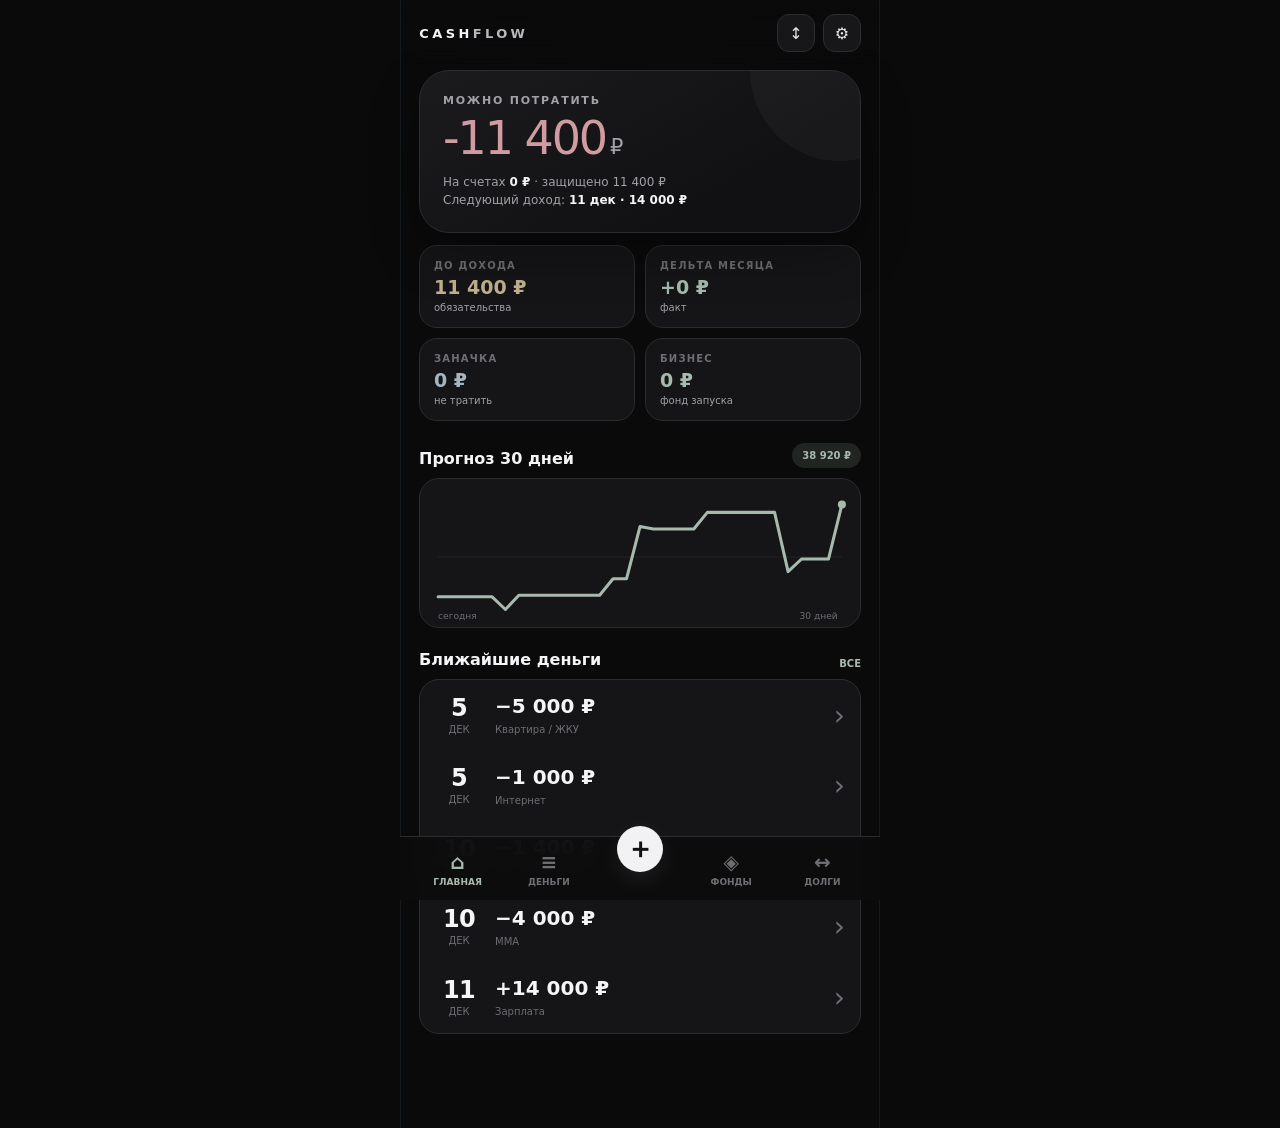
<file: index.html>
<!doctype html>
<html lang="ru">
<head>
  <meta charset="utf-8">
  <meta name="viewport" content="width=device-width,initial-scale=1,viewport-fit=cover,maximum-scale=1,user-scalable=no">
  <meta name="theme-color" content="#0a0a0b">
  <meta name="apple-mobile-web-app-capable" content="yes">
  <meta name="apple-mobile-web-app-status-bar-style" content="black-translucent">
  <meta name="mobile-web-app-capable" content="yes">
  <title>CASHFLOW</title>
  <link rel="manifest" href="./manifest.json">
  <link rel="icon" href="./icon.svg" type="image/svg+xml">
  <link rel="stylesheet" href="./styles.css">
  <link rel="stylesheet" href="./apple.css">
  <link rel="stylesheet" href="./payments.css">
</head>
<body>
  <div id="app"></div>
  <script src="./core.js"></script>
  <script src="./ui.js"></script>
  <script src="./actions.js"></script>
  <script src="./ux.js"></script>
  <script src="./payments.js"></script>
</body>
</html>
</file>
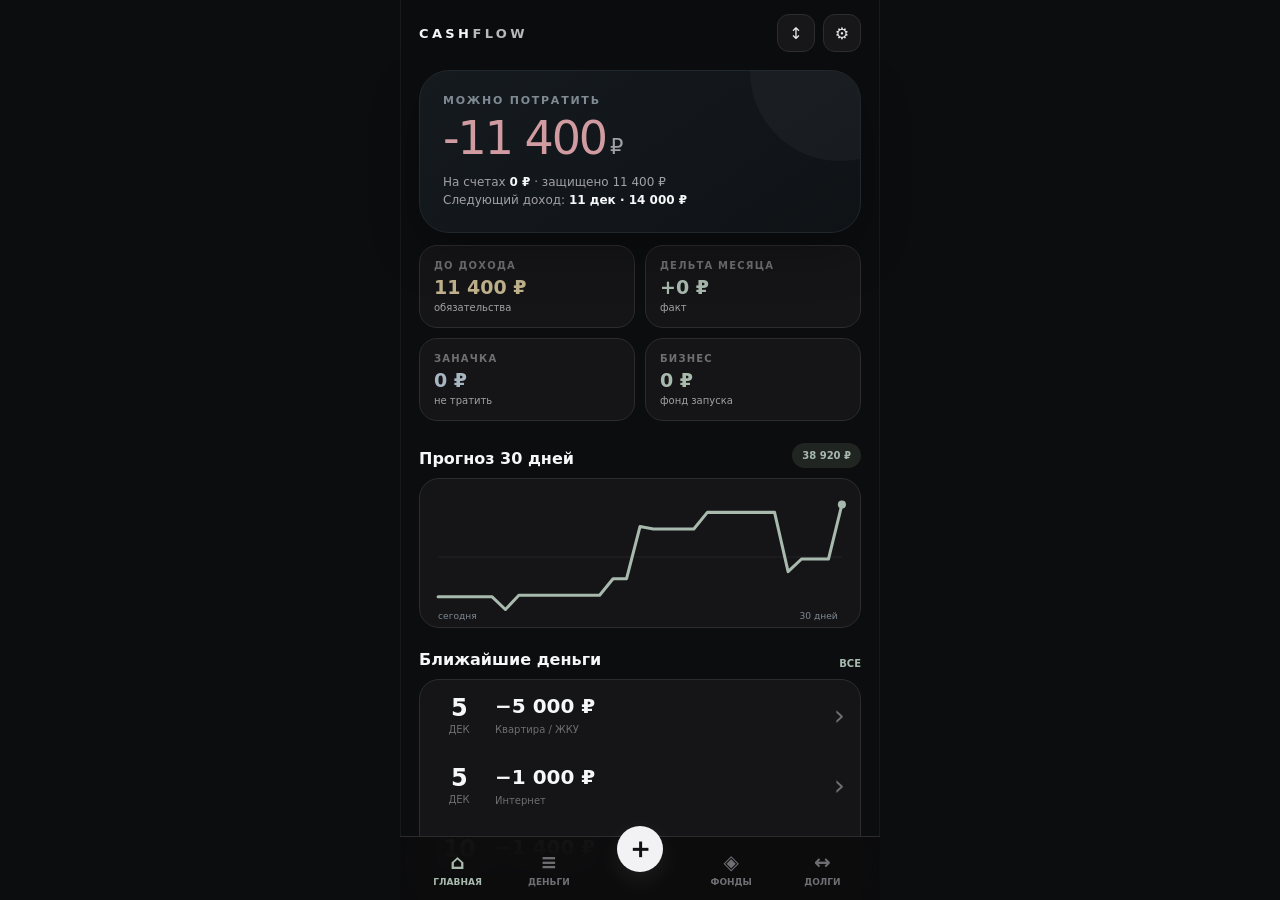
<file: app.html>
<!DOCTYPE html>
<html lang="ru">
<head>
<meta charset="UTF-8">
<meta name="viewport" content="width=device-width,initial-scale=1,viewport-fit=cover,maximum-scale=1,user-scalable=no">
<meta name="theme-color" content="#0B0D0F">
<meta name="apple-mobile-web-app-capable" content="yes">
<meta name="apple-mobile-web-app-status-bar-style" content="black-translucent">
<meta name="mobile-web-app-capable" content="yes">
<title>CASHFLOW</title>
<link rel="manifest" href="./manifest.json">
<link rel="icon" href="./icon.svg" type="image/svg+xml">
<style>
*{box-sizing:border-box;margin:0;padding:0}html,body{width:100%;height:100%;background:#0B0D0F;overflow:hidden}body{font-family:Inter,system-ui,-apple-system,BlinkMacSystemFont,"Segoe UI",sans-serif}.shell{width:100%;height:100%;background:#0B0D0F;position:relative}.frame{width:100%;height:100%;border:0;display:block;background:#0B0D0F}.boot{position:absolute;inset:0;display:flex;align-items:center;justify-content:center;background:#0B0D0F;color:#F5F7F8;z-index:5;transition:.2s opacity}.boot.hide{opacity:0;pointer-events:none}.brand{font-size:14px;letter-spacing:.34em;font-weight:800}.dot{display:inline-block;width:8px;height:8px;border-radius:50%;background:#26D07C;margin-left:10px;box-shadow:0 0 18px rgba(38,208,124,.55)}
</style>
</head>
<body>
<div class="shell">
  <div class="boot" id="boot"><div class="brand">CASHFLOW<span class="dot"></span></div></div>
  <iframe class="frame" id="cashflow" src="./index.html" title="CASHFLOW"></iframe>
</div>
<script>
const DARK_CSS = `
:root{--bg:#0B0D0F!important;--surface:#12161A!important;--surface2:#171C21!important;--text:#F5F7F8!important;--text2:#A7B0B8!important;--text3:#727D86!important;--border:#20272D!important;--green:#26D07C!important;--green-bg:rgba(38,208,124,.12)!important;--red:#FF5C67!important;--red-bg:rgba(255,92,103,.12)!important;--amber:#F5B84B!important;--amber-bg:rgba(245,184,75,.11)!important;--amber-border:rgba(245,184,75,.24)!important;--blue:#5AA7FF!important;--blue-bg:rgba(90,167,255,.12)!important;--purple:#B88CFF!important;--purple-bg:rgba(184,140,255,.12)!important;--radius:24px!important;--radius-sm:16px!important}
html,body{background:#0B0D0F!important;color:#F5F7F8!important}body{display:flex!important;justify-content:center!important}.app{background:#0B0D0F!important;max-width:480px!important}.header{background:rgba(11,13,15,.86)!important;backdrop-filter:blur(18px)!important;-webkit-backdrop-filter:blur(18px)!important;padding-top:max(14px,env(safe-area-inset-top))!important}.logo{color:#E9EEF2!important;font-weight:800!important;letter-spacing:4px!important}.avatar{background:#20272D!important;color:#26D07C!important;box-shadow:inset 0 0 0 1px #2B343C!important}.hero{background:linear-gradient(145deg,#151A1F 0%,#0F1316 100%)!important;box-shadow:0 18px 50px rgba(0,0,0,.28)!important;border:1px solid #20272D!important}.hero-num{color:#F7F9FA!important;font-weight:300!important}.chart-wrap,.item,.debt-card,.modal{background:#12161A!important;border:1px solid #20272D!important;box-shadow:none!important}.tabs{background:#171C21!important}.tab.active{background:#222930!important;color:#F5F7F8!important;box-shadow:none!important}.navbar{background:rgba(11,13,15,.92)!important;border-color:#20272D!important;backdrop-filter:blur(22px)!important;-webkit-backdrop-filter:blur(22px)!important}.nav-item.active{color:#26D07C!important}.nav-fab{background:#26D07C!important;color:#07110C!important;box-shadow:0 8px 28px rgba(38,208,124,.28)!important}.input{background:#0F1316!important;border-color:#242C33!important;color:#F5F7F8!important}.input:focus{border-color:#26D07C!important;box-shadow:0 0 0 3px rgba(38,208,124,.10)!important}.btn{background:#26D07C!important;color:#07110C!important}.btn.ghost{background:#171C21!important;color:#F5F7F8!important;border-color:#252E35!important}.btn.red{background:#FF5C67!important;color:#fff!important}.debt-alert{background:linear-gradient(145deg,rgba(245,184,75,.12),rgba(245,184,75,.06))!important;border-color:rgba(245,184,75,.24)!important}.debt-alert .t1,.debt-alert .amt{color:#F4C66C!important}.debt-alert .t2{color:#B7985A!important}.item-title{color:#F2F5F7!important}.item-sub,.field-label,.hero-label{color:#7F8A93!important}.amt-out{color:#F2F5F7!important}.overlay{background:rgba(0,0,0,.68)!important}.modal{border-radius:28px 28px 0 0!important}.cat-btn{background:#101418!important;border-color:#242C33!important;color:#A7B0B8!important}.cat-btn.active{background:rgba(38,208,124,.10)!important;border-color:#26D07C!important;color:#26D07C!important}svg text{fill:#7F8A93!important}
`;

function applyTheme(){
  const frame=document.getElementById('cashflow');
  try{
    const doc=frame.contentDocument||frame.contentWindow.document;
    if(!doc||!doc.head)return;
    let style=doc.getElementById('cashflow-dark-theme');
    if(!style){style=doc.createElement('style');style.id='cashflow-dark-theme';doc.head.appendChild(style)}
    style.textContent=DARK_CSS;
    let theme=doc.querySelector('meta[name="theme-color"]');
    if(theme)theme.setAttribute('content','#0B0D0F');
    document.getElementById('boot').classList.add('hide');
  }catch(e){console.warn('Theme injection failed',e);document.getElementById('boot').classList.add('hide')}
}

document.getElementById('cashflow').addEventListener('load',()=>{applyTheme();setTimeout(applyTheme,150)});
if('serviceWorker' in navigator){window.addEventListener('load',()=>navigator.serviceWorker.register('./sw.js').catch(console.warn))}
</script>
</body>
</html>
</file>
<file: styles.css>
:root{--bg:#090b0d;--surface:#111519;--surface2:#171c21;--surface3:#1d2329;--text:#f5f7f8;--muted:#9aa5ad;--muted2:#68737c;--line:#222a31;--green:#2bd47d;--red:#ff6570;--amber:#f5b94c;--blue:#68aefc;--shadow:0 16px 50px rgba(0,0,0,.28)}*{box-sizing:border-box;margin:0;padding:0;-webkit-tap-highlight-color:transparent}html{background:var(--bg);color-scheme:dark;-webkit-text-size-adjust:100%}body{min-height:100vh;background:var(--bg);color:var(--text);font-family:Inter,system-ui,-apple-system,"Segoe UI",sans-serif;display:flex;justify-content:center}button,input,select{font:inherit}.app{width:100%;max-width:480px;min-height:100vh;padding:env(safe-area-inset-top) 0 calc(94px + env(safe-area-inset-bottom));background:radial-gradient(900px 440px at 50% -120px,rgba(43,212,125,.08),transparent 58%),var(--bg)}.header{position:sticky;top:0;z-index:20;padding:14px 18px 12px;background:linear-gradient(180deg,rgba(9,11,13,.98),rgba(9,11,13,.86),rgba(9,11,13,0));backdrop-filter:blur(14px);display:flex;align-items:center;justify-content:space-between}.header-actions{display:flex;gap:8px}.brand{font-size:13px;font-weight:900;letter-spacing:.31em}.brand span{color:var(--green)}.icon-btn{border:1px solid var(--line);background:var(--surface);width:38px;height:38px;border-radius:12px;display:grid;place-items:center;cursor:pointer}.icon-btn.syncing{color:var(--amber);animation:spin 1s linear infinite}@keyframes spin{to{transform:rotate(360deg)}}.page{padding:0 18px}.hero{margin-top:6px;border:1px solid var(--line);border-radius:30px;padding:23px;background:linear-gradient(145deg,#14191d,#0e1215 70%);box-shadow:var(--shadow);overflow:hidden;position:relative}.hero:after{content:"";position:absolute;width:180px;height:180px;border-radius:50%;background:rgba(43,212,125,.08);right:-70px;top:-90px}.hero-label{font-size:11px;color:var(--muted);font-weight:800;letter-spacing:.16em;text-transform:uppercase}.hero-value{font-size:46px;line-height:1;font-weight:320;letter-spacing:-.045em;margin-top:8px;font-variant-numeric:tabular-nums}.hero-value small{font-size:21px;color:var(--muted);margin-left:4px}.hero-value.neg{color:var(--red)}.hero-sub{margin-top:12px;color:var(--muted);font-size:12px;line-height:1.5}.hero-sub b{color:var(--text)}.metrics{display:grid;grid-template-columns:1fr 1fr;gap:10px;margin-top:12px}.metric{background:var(--surface);border:1px solid var(--line);border-radius:18px;padding:14px}.metric .lab{font-size:10px;color:var(--muted2);font-weight:800;text-transform:uppercase;letter-spacing:.12em}.metric .val{font-size:19px;font-weight:800;margin-top:5px;font-variant-numeric:tabular-nums}.metric .hint{font-size:10px;color:var(--muted);margin-top:4px}.metric.green .val{color:var(--green)}.metric.amber .val{color:var(--amber)}.metric.red .val{color:var(--red)}.metric.blue .val{color:var(--blue)}.section{margin-top:22px}.section-head{display:flex;justify-content:space-between;align-items:end;margin-bottom:10px}.section-title{font-size:16px;font-weight:800}.section-link{border:0;background:none;color:var(--green);font-size:10px;font-weight:900;cursor:pointer}.card{background:var(--surface);border:1px solid var(--line);border-radius:20px;overflow:hidden}.row{display:flex;align-items:center;gap:12px;padding:14px 15px;border-bottom:1px solid var(--line)}.row:last-child{border-bottom:0}.row-icon{width:40px;height:40px;border-radius:13px;display:grid;place-items:center;background:var(--surface2);font-size:18px;flex:none}.row-main{min-width:0;flex:1}.row-title{font-size:13px;font-weight:750;white-space:nowrap;overflow:hidden;text-overflow:ellipsis}.row-sub{font-size:10px;color:var(--muted2);margin-top:3px;text-transform:uppercase;letter-spacing:.07em}.row-amt{text-align:right;font-size:14px;font-weight:800;font-variant-numeric:tabular-nums}.row-amt.in{color:var(--green)}.row-amt.plan{color:var(--amber)}.pill{display:inline-flex;border-radius:999px;padding:7px 10px;font-size:10px;font-weight:800;background:var(--surface2);color:var(--muted)}.pill.green{background:rgba(43,212,125,.11);color:var(--green)}.pill.red{background:rgba(255,101,112,.1);color:var(--red)}.fund-grid{display:grid;grid-template-columns:1fr 1fr;gap:10px}.fund{border-radius:20px;border:1px solid var(--line);background:var(--surface);padding:16px;cursor:pointer}.fund-icon{font-size:21px}.fund-name{font-size:11px;color:var(--muted);margin-top:10px}.fund-value{font-size:22px;font-weight:800;margin-top:3px}.fund.reserve .fund-value{color:var(--blue)}.fund.business .fund-value{color:var(--green)}.chart{height:150px;padding:12px 8px 4px}.chart svg{width:100%;height:100%}.chart-grid{stroke:#20272d}.chart-line{fill:none;stroke:var(--green);stroke-width:3;stroke-linecap:round;stroke-linejoin:round}.chart-dot{fill:var(--green)}.chart-label{fill:var(--muted2);font-size:9px}.nav{position:fixed;z-index:30;bottom:0;left:50%;transform:translateX(-50%);width:100%;max-width:480px;padding:8px 12px calc(8px + env(safe-area-inset-bottom));display:grid;grid-template-columns:repeat(5,1fr);background:rgba(10,12,14,.93);border-top:1px solid var(--line);backdrop-filter:blur(22px)}.nav-btn{border:0;background:none;color:var(--muted2);font-size:9px;font-weight:800;padding:5px 2px;display:flex;flex-direction:column;align-items:center;gap:3px;cursor:pointer}.nav-btn .ic{font-size:20px}.nav-btn.active{color:var(--green)}.nav-add .ic{width:46px;height:46px;border-radius:50%;display:grid;place-items:center;background:var(--green);color:#07110c;font-size:28px;margin-top:-24px;box-shadow:0 8px 28px rgba(43,212,125,.28)}.page-title{font-size:28px;letter-spacing:-.03em;font-weight:850;margin:6px 0 16px}.tabs,.toggle{display:flex;background:var(--surface2);padding:4px;border-radius:14px;margin-bottom:12px}.tab,.toggle button{flex:1;border:0;background:none;padding:10px;border-radius:10px;color:var(--muted2);font-size:11px;font-weight:800}.tab.active,.toggle button.active{background:var(--surface3);color:var(--text)}.empty{padding:28px 18px;text-align:center;color:var(--muted2);font-size:12px}.notice{padding:14px 15px;border:1px solid rgba(245,185,76,.22);background:rgba(245,185,76,.08);border-radius:18px;color:#d6b56f;font-size:12px;line-height:1.45;margin-bottom:12px}.notice.green{border-color:rgba(43,212,125,.22);background:rgba(43,212,125,.07);color:#86deb0}.field{margin-top:13px}.label{font-size:10px;text-transform:uppercase;letter-spacing:.11em;color:var(--muted2);font-weight:800;margin-bottom:6px}.input{width:100%;border:1px solid var(--line);background:#0d1114;color:var(--text);border-radius:14px;padding:13px 14px;outline:none}.input:focus{border-color:var(--green);box-shadow:0 0 0 3px rgba(43,212,125,.08)}.amount-input{font-size:30px;font-weight:800;text-align:center;font-variant-numeric:tabular-nums}.btn{width:100%;border:0;border-radius:14px;padding:14px 16px;font-weight:850;margin-top:12px;cursor:pointer;background:var(--green);color:#06110b}.btn.secondary{background:var(--surface2);color:var(--text);border:1px solid var(--line)}.btn.danger{background:var(--red);color:#fff}.btn.inline{width:auto;margin:0;padding:8px 10px;font-size:10px}.overlay{position:fixed;inset:0;z-index:100;background:rgba(0,0,0,.72);display:flex;align-items:flex-end;justify-content:center}.sheet{width:100%;max-width:480px;background:var(--bg);border:1px solid var(--line);border-bottom:0;border-radius:28px 28px 0 0;padding:10px 18px calc(24px + env(safe-area-inset-bottom));max-height:92vh;overflow:auto;animation:up .18s ease-out}@keyframes up{from{transform:translateY(18px);opacity:.6}}.handle{width:40px;height:4px;border-radius:99px;background:#303840;margin:2px auto 16px}.sheet h2{font-size:20px;margin-bottom:4px}.sheet-sub{font-size:11px;color:var(--muted);margin-bottom:14px}.setting{padding:14px 15px;border-bottom:1px solid var(--line)}.setting:last-child{border-bottom:0}.setting-title{font-size:13px;font-weight:750}.setting-sub{font-size:10px;color:var(--muted2);margin-top:4px;line-height:1.4}.setting-row{display:flex;justify-content:space-between;align-items:center;gap:12px}.switch{appearance:none;width:44px;height:25px;border-radius:999px;background:#2a3239;position:relative;transition:.2s;flex:none}.switch:after{content:"";position:absolute;width:19px;height:19px;border-radius:50%;background:#fff;left:3px;top:3px;transition:.2s}.switch:checked{background:var(--green)}.switch:checked:after{left:22px}.sync-note{font-size:10px;color:var(--muted2);text-align:center;padding:12px}@media(min-width:700px){.app{border-left:1px solid #151a1e;border-right:1px solid #151a1e}}
</file>
<file: apple.css>
:root{--bg:#0a0a0b;--surface:#151517;--surface2:#1c1c1f;--surface3:#242427;--text:#f5f5f7;--muted:#a1a1a6;--muted2:#6e6e73;--line:#2c2c2e;--green:#8fa99a;--red:#c98f94;--amber:#b9a57a;--blue:#8fa7bb;--shadow:0 18px 55px rgba(0,0,0,.30)}html,body{background:#0a0a0b}.app{background:radial-gradient(700px 360px at 50% -120px,rgba(255,255,255,.035),transparent 62%),var(--bg)}.header{background:linear-gradient(180deg,rgba(10,10,11,.98),rgba(10,10,11,.88),rgba(10,10,11,0))}.brand{letter-spacing:.26em}.brand span{color:#b8b8bd}.icon-btn{background:#171719;border-color:#2d2d30;color:#e8e8ed}.hero{background:linear-gradient(150deg,#1b1b1e 0%,#111113 72%);border-color:#2c2c2f;box-shadow:0 20px 50px rgba(0,0,0,.32)}.hero:after{background:rgba(255,255,255,.035)}.hero-value{color:#f5f5f7}.metric,.card,.fund{background:#151517;border-color:#2c2c2e}.metric.green .val,.row-amt.in,.fund.business .fund-value,.section-link,.nav-btn.active{color:#a8b9ae}.metric.blue .val,.fund.reserve .fund-value{color:#a7b5c1}.metric.amber .val,.row-amt.plan{color:#c1b28d}.metric.red .val,.hero-value.neg{color:#d19ca1}.pill.green{background:#202522;color:#a8b9ae}.pill.red{background:#2a2022;color:#d19ca1}.notice{border-color:#3b3528;background:#1e1b15;color:#c4b486}.notice.green{border-color:#2c3931;background:#171d19;color:#9fb5a6}.nav{background:rgba(12,12,13,.94);border-color:#2c2c2e}.nav-add .ic{background:#f2f2f4;color:#111113;box-shadow:0 8px 24px rgba(255,255,255,.08)}.tabs,.toggle{background:#1c1c1f}.tab.active,.toggle button.active{background:#2a2a2d}.input{background:#111113;border-color:#303034}.input:focus{border-color:#7f8c84;box-shadow:0 0 0 3px rgba(143,169,154,.08)}.btn{background:#e9e9ec;color:#111113}.btn.secondary{background:#202023;color:#f5f5f7;border-color:#303034}.btn.danger{background:#7c4248;color:#fff}.switch:checked{background:#7f9387}.sheet{background:#101011;border-color:#2c2c2e}.handle{background:#3a3a3c}.chart-line{stroke:#a8b9ae}.chart-dot{fill:#a8b9ae}.chart-grid{stroke:#252527}.tx-row{cursor:pointer}.tx-side{display:flex;align-items:center;gap:10px}.tx-more{width:34px;height:34px;border:1px solid #303034;border-radius:11px;background:#1d1d20;color:#a1a1a6;font-weight:800;letter-spacing:1px;cursor:pointer}.tx-more:active{background:#29292d}.edit-hint{margin:-4px 0 12px;padding:12px 14px;border:1px solid #2d2d30;border-radius:15px;background:#141416;color:#8e8e93;font-size:11px;line-height:1.45}.edit-hint b{color:#d1d1d6}.row-icon{background:#202023}.row{border-color:#29292c}
</file>
<file: payments.css>
.plan-row{width:100%;border:0;background:transparent;color:var(--text);text-align:left;cursor:pointer}.plan-date{width:48px;flex:none;text-align:center}.plan-day{font-size:24px;line-height:1;font-weight:800;letter-spacing:-.03em}.plan-month{font-size:10px;color:var(--muted2);text-transform:uppercase;margin-top:4px}.plan-main-amt{font-size:20px;font-weight:800;font-variant-numeric:tabular-nums}.plan-chevron{font-size:28px;color:var(--muted2);padding-left:4px}.plan-row .row-sub{font-size:10px;text-transform:none;letter-spacing:0;margin-top:5px;white-space:normal;line-height:1.35}
</file>
